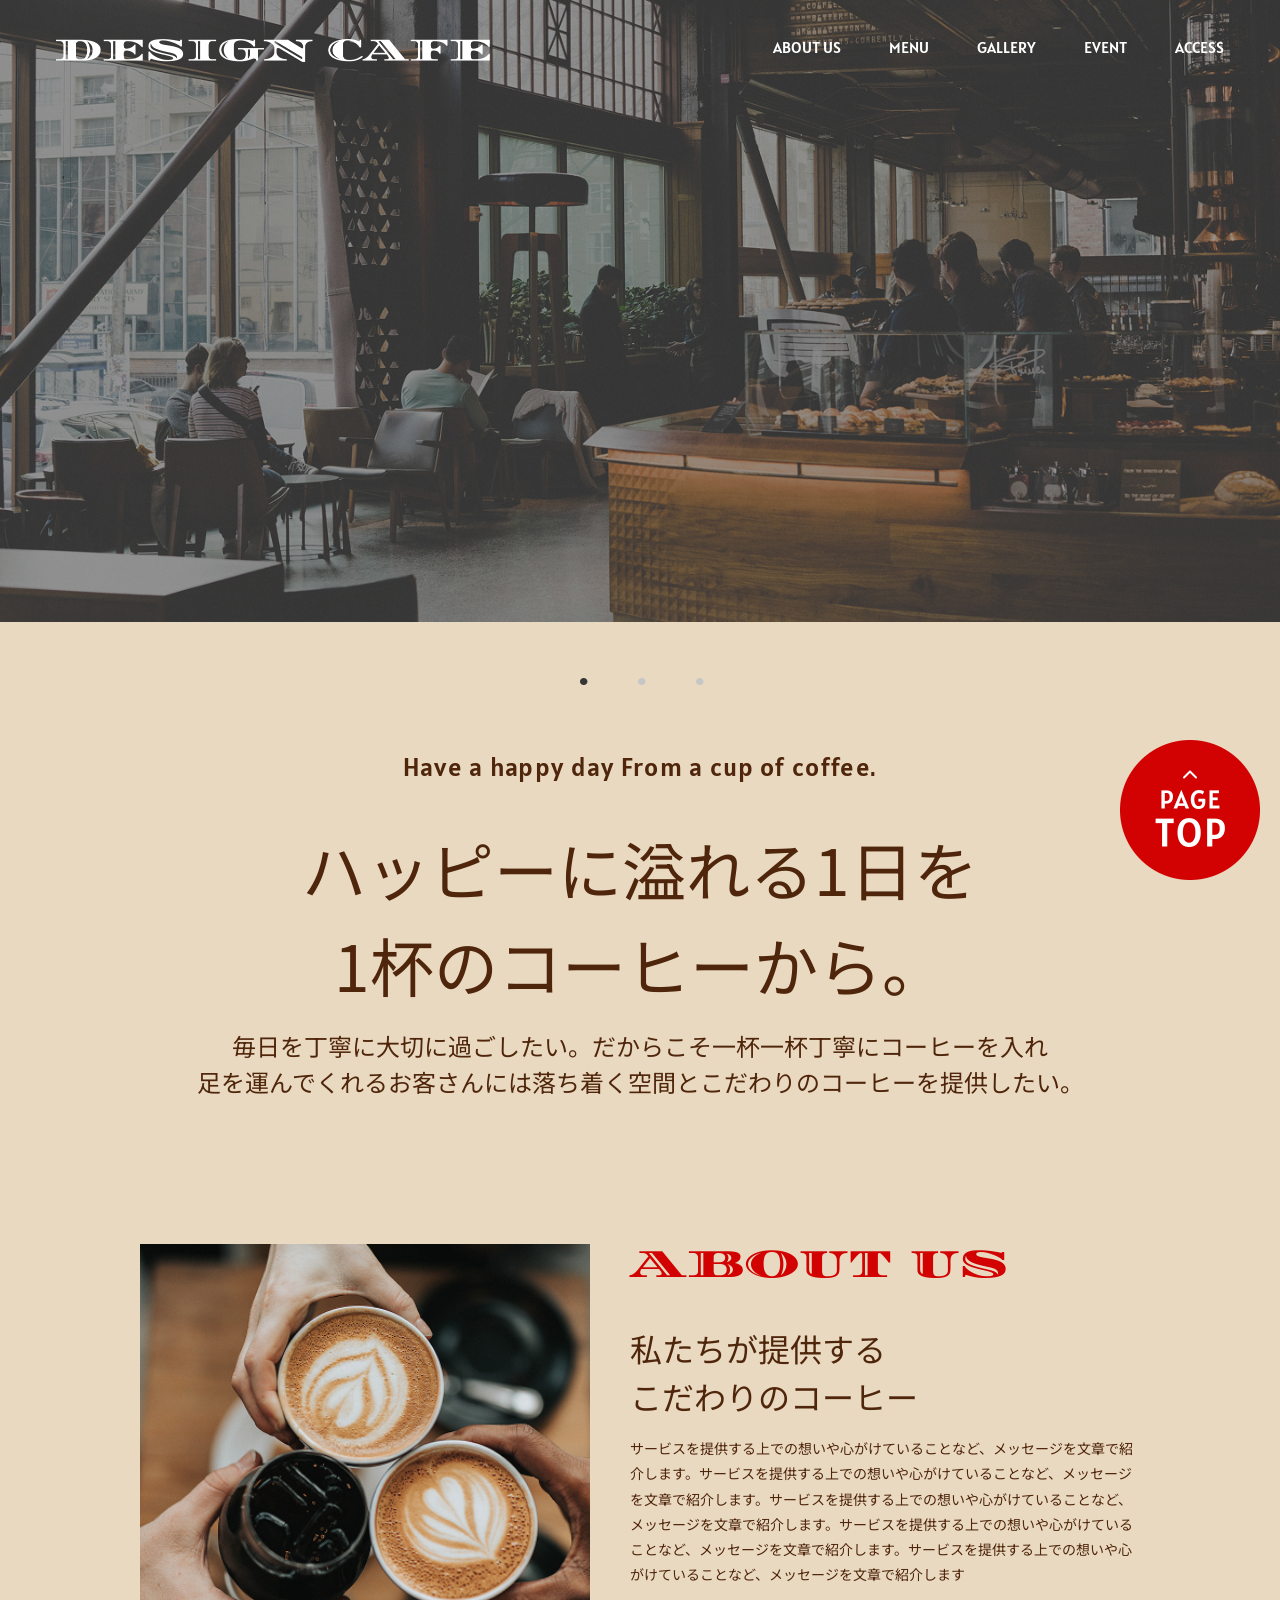
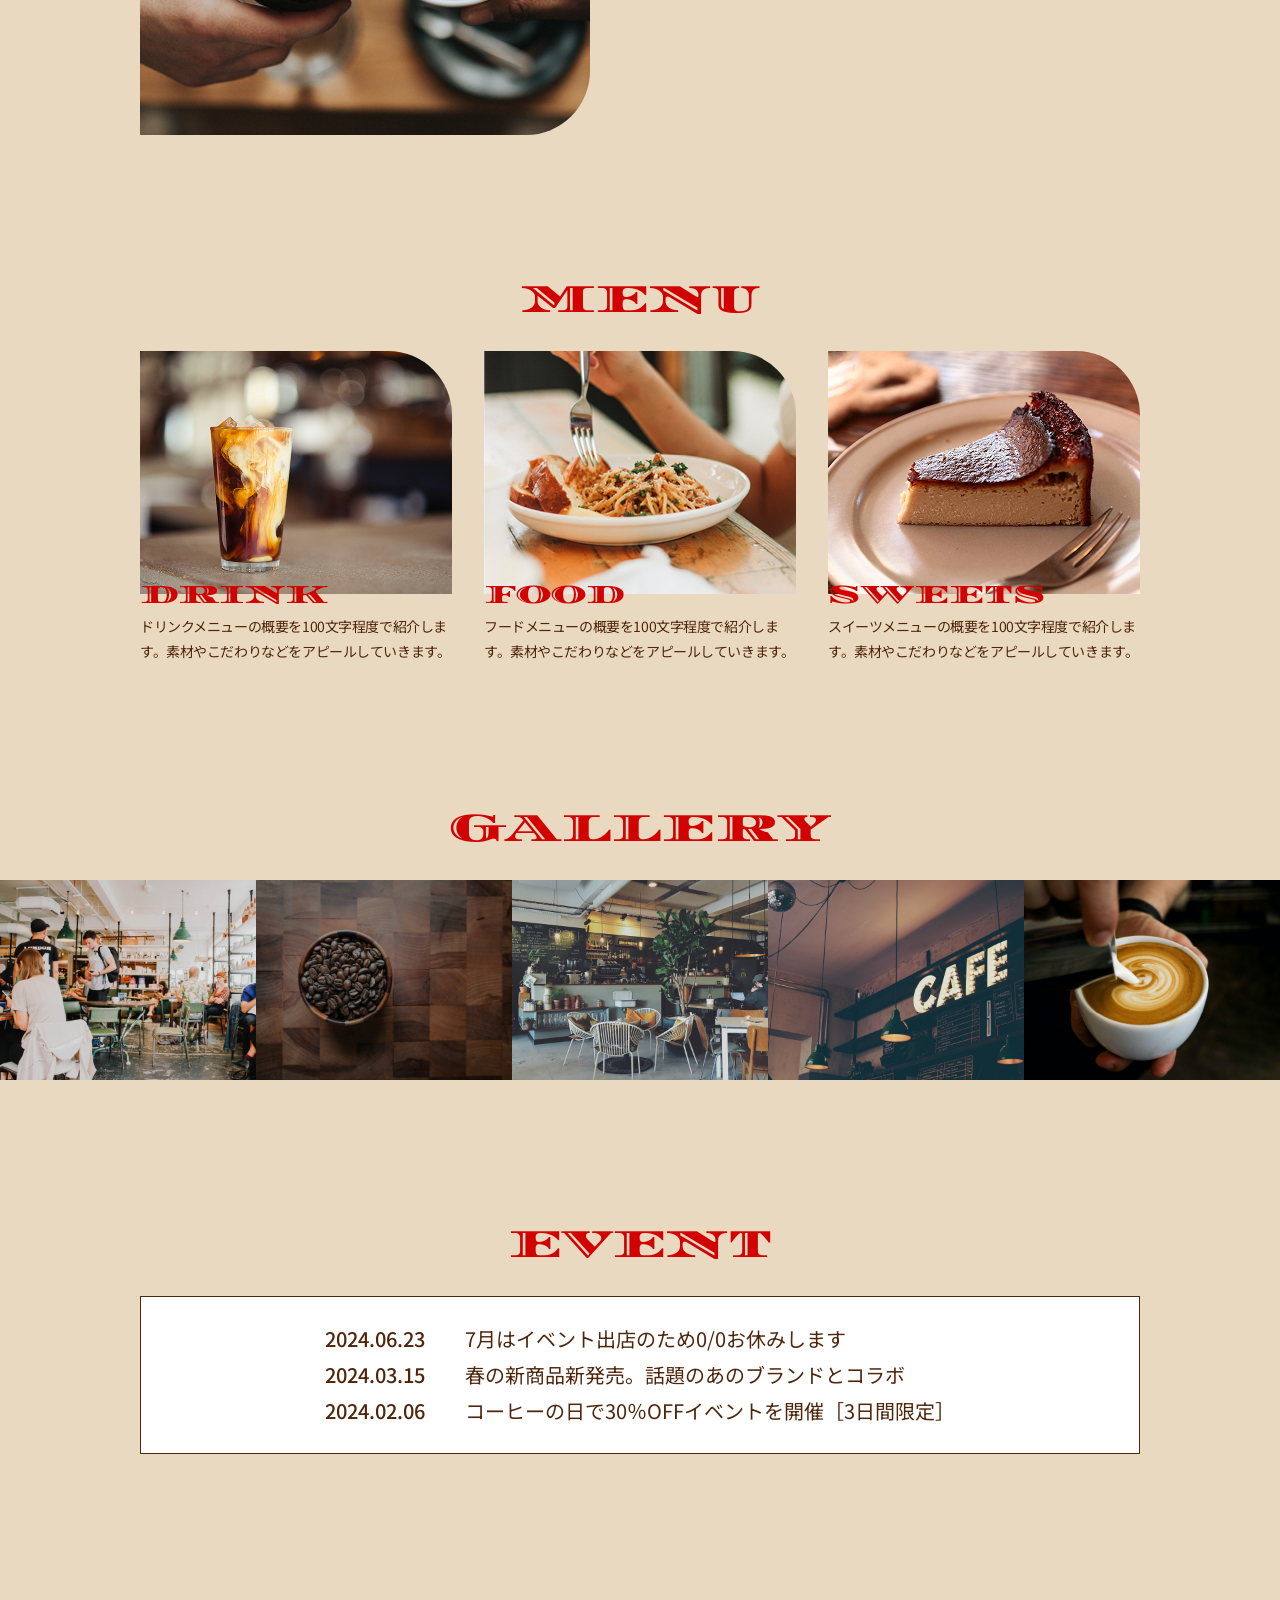
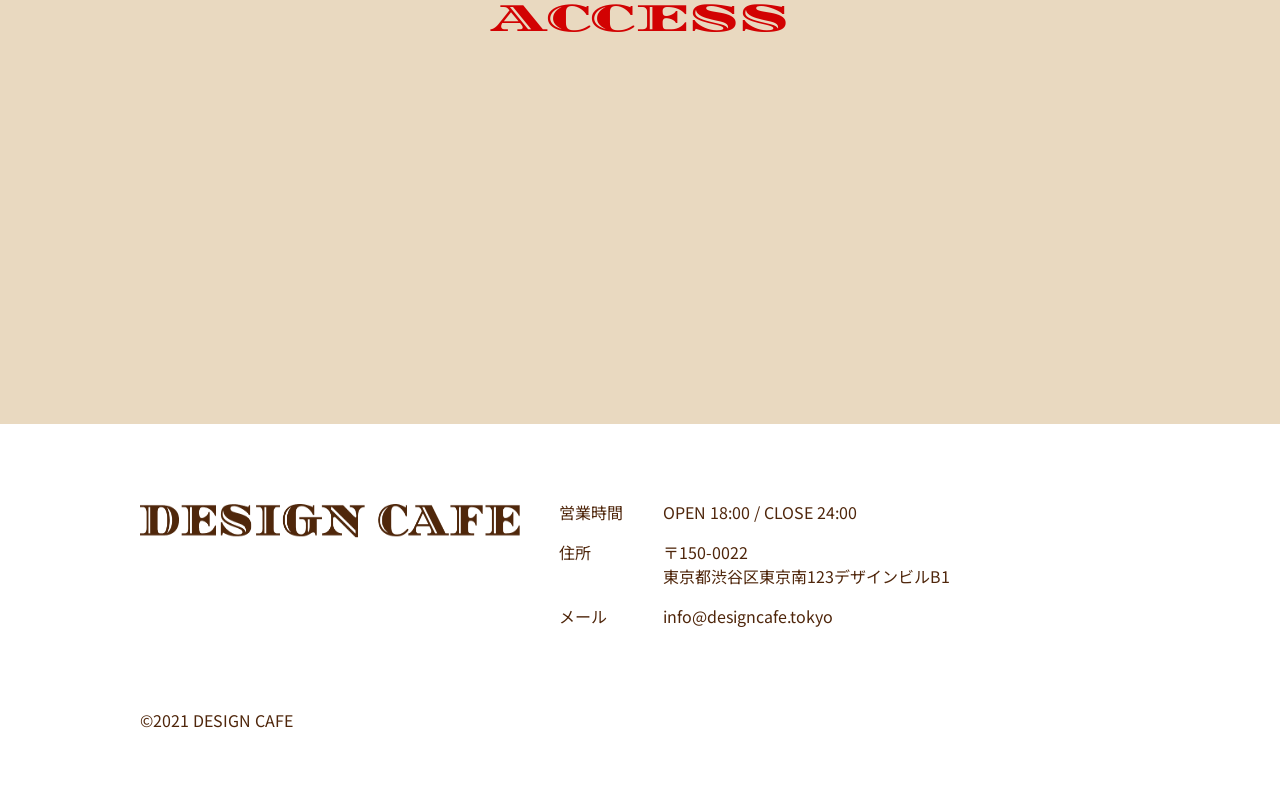
<file: index.html>
<!doctype html>
<html lang="ja">
  <head>
    <meta charset="UTF-8" />
    <meta name="viewport" content="width=device-width, initial-scale=1.0" />
    <title>デザインカフェ</title>
    <link rel="preconnect" href="https://fonts.googleapis.com" />
    <link rel="preconnect" href="https://fonts.gstatic.com" crossorigin />
    <link
      href="https://fonts.googleapis.com/css2?family=Alatsi&family=Diplomata+SC&family=Noto+Sans+JP:wght@100..900&display=swap"
      rel="stylesheet"
    />
    <link rel="stylesheet" href="./css/reset.css" />
    <link rel="stylesheet" href="./css/style.css" />
  </head>

  <body>
    <header id="header">
      <h1 class="logo">
        <a href="./index.html">
          <img
            src="./images/design_cafe_logo_header@2x.png"
            alt="デザインカフェ"
          />
        </a>
      </h1>
      <nav class="header__nav">
        <ul>
          <li><a href="#about-us">ABOUT US</a></li>
          <li><a href="#menu">MENU</a></li>
          <li><a href="#gallery">GALLERY</a></li>
          <li><a href="#event">EVENT</a></li>
          <li><a href="#access">ACCESS</a></li>
        </ul>
      </nav>
      <div class="hamburger">
        <span></span>
      </div>
        <nav class="header__nav-sp">
        <ul>
          <li><a href="#about-us">ABOUT US</a></li>
          <li><a href="#menu">MENU</a></li>
          <li><a href="#gallery">GALLERY</a></li>
          <li><a href="#event">EVENT</a></li>
          <li><a href="#access">ACCESS</a></li>
        </ul>
      </nav>
    </header>

    <main>
      <div class="main-visual">
        <picture>
          <source srcset="./images/sp_main_vs@2x-100.jpg" media="(max-width: 768px)">
          <img src="./images/pc_first-100.jpg" alt="カフェ店内の様子" />
        </picture>
      </div>

      <div class="slider">
        <div>⚫︎</div>
        <div>⚫︎</div>
        <div>⚫︎</div>
      </div>

      <section class="lead">
        <p class="tagline">Have a happy day From a cup of coffee.</p>
        <p class="headline">ハッピーに溢れる1日を<br />1杯のコーヒーから。</p>
        <p class="text">
          毎日を丁寧に大切に過ごしたい。<br class="br-sp">だからこそ一杯一杯丁寧にコーヒーを入れ<br />
          足を運んでくれるお客さんには落ち着く空間とこだわりのコーヒーを提供したい。
        </p>
      </section>

      <section id="about-us">
        <div class="section-inner">
          <div class="about-us__content">
            <img
              src="./images/about_us@2x-100.jpg"
              alt="3人がコーヒーカップをかざして乾杯している様子"
            />
            <div>
              <h2 class="about-us__h2">ABOUT US</h2>
              <p class="about-us__topic">
                私たちが提供する<br />こだわりのコーヒー
              </p>
              <p class="about-us__text">
                サービスを提供する上での想いや心がけていることなど、メッセージを文章で紹介します。サービスを提供する上での想いや心がけていることなど、メッセージを文章で紹介します。サービスを提供する上での想いや心がけていることなど、メッセージを文章で紹介します。サービスを提供する上での想いや心がけていることなど、メッセージを文章で紹介します。サービスを提供する上での想いや心がけていることなど、メッセージを文章で紹介します
              </p>
            </div>
          </div>
        </div>
      </section>

      <section id="menu">
        <div class="section-inner">
          <h2>MENU</h2>
          <ul class="menu-list">
            <li class="menu-item">
              <img
                src="./images/pc_menu_drink-100.jpg"
                alt="アイスコーヒーにミルクを注いだグラス"
              />
              <h3>DRINK</h3>
              <p>
                ドリンクメニューの概要を100文字程度で紹介します。素材やこだわりなどをアピールしていきます。
              </p>
            </li>
            <li class="menu-item">
              <img
                src="./images/pc_menu_food-100.jpg"
                alt="パスタをフォークで食べている様子"
              />
              <h3>FOOD</h3>
              <p>
                フードメニューの概要を100文字程度で紹介します。素材やこだわりなどをアピールしていきます。
              </p>
            </li>
            <li class="menu-item">
              <img
                src="./images/pc_menu_sweets-100.jpg"
                alt="アイスコーヒーにミルクを注いだグラス"
              />
              <h3>SWEETS</h3>
              <p>
                スイーツメニューの概要を100文字程度で紹介します。素材やこだわりなどをアピールしていきます。
              </p>
            </li>
          </ul>
        </div>
      </section>

      <section id="gallery">
        <h2>GALLERY</h2>
        <div class="gallery__content">
          <img
            src="./images/pc_gallary_01-100.jpg"
            alt="にぎわうカフェの店内"
          />
          <img
            src="./images/pc_gallary_02-100.jpg"
            alt="木製ボウルに入ったコーヒー豆"
          />
          <img
            src="./images/pc_gallary_03-100.jpg"
            alt="観葉植物が置かれたおしゃれなカフェの店内"
          />
          <img
            src="./images/pc_gallary_04-100.jpg"
            alt="電球で装飾された「CAFE」のネオンサイン"
          />
          <img
            src="./images/pc_gallary_05-100.jpg"
            alt="バリスタがラテアートを描いている様子"
          />
        </div>
      </section>

      <section id="event">
        <div class="section-inner">
          <h2>EVENT</h2>
          <ul class="event__list">
            <li class="event__item">
                <time>2024.06.23</time>
                <p>7月はイベント出店のため0/0お休みします</p>
            </li>
            <li class="event__item">
                <time>2024.03.15</time>
                <p>春の新商品新発売。話題のあのブランドとコラボ</p>
            </li>
            <li class="event__item">
                <time>2024.02.06</time>
                <p>コーヒーの日で30％OFFイベントを開催［3日間限定］</p>
            </li>
          </ul>
      </section>

      <section id="access" class="access">
          <h2>ACCESS</h2>
          <iframe
            src="https://www.google.com/maps/embed?pb=!1m18!1m12!1m3!1d3241.7626380134175!2d139.69847947627093!3d35.65821928123686!2m3!1f0!2f0!3f0!3m2!1i1024!2i768!4f13.1!3m3!1m2!1s0x60188b563b00109f%3A0x337328def1e2ab26!2z5riL6LC36aeF!5e0!3m2!1sja!2sjp!4v1777802134806!5m2!1sja!2sjp"
            width="600"
            height="450"
            style="border: 0"
            allowfullscreen=""
            loading="lazy"
            referrerpolicy="no-referrer-when-downgrade"
          ></iframe>
      </section>
    </main>

    <footer>
    <div class="footer-inner">
      <div class="contact__content">
        <img src="./images/design_cafe_logo_footer@2x.png" alt="デザインカフェ" />
        <div>
          <dl>
            <dt>営業時間</dt>
            <dd>OPEN 18:00 / CLOSE 24:00</dd>
          </dl>
          <dl>
            <dt>住所</dt>
            <dd>〒150-0022<br>東京都渋谷区東京南123デザインビルB1</dd>
          </dl>
          <dl>
            <dt>メール</dt>
            <dd>info@designcafe.tokyo</dd>
          </dl>
        </div>
      </div>
      <p class="copy">©2021 DESIGN CAFE</p>
    </div>
    <a href="#header"><img class="top-btn" src="./images/to_top@2x.png" alt="トップへ戻る" /></a>
    </footer>

    <script src="https://ajax.googleapis.com/ajax/libs/jquery/3.7.1/jquery.min.js"></script>
    <script>
      $(function(){
        $(".hamburger").click(function(){
        $(".hamburger").toggleClass("open");
        $(".header__nav-sp").fadeToggle();
        });
      });
    </script>
  </body>

</html>
</file>
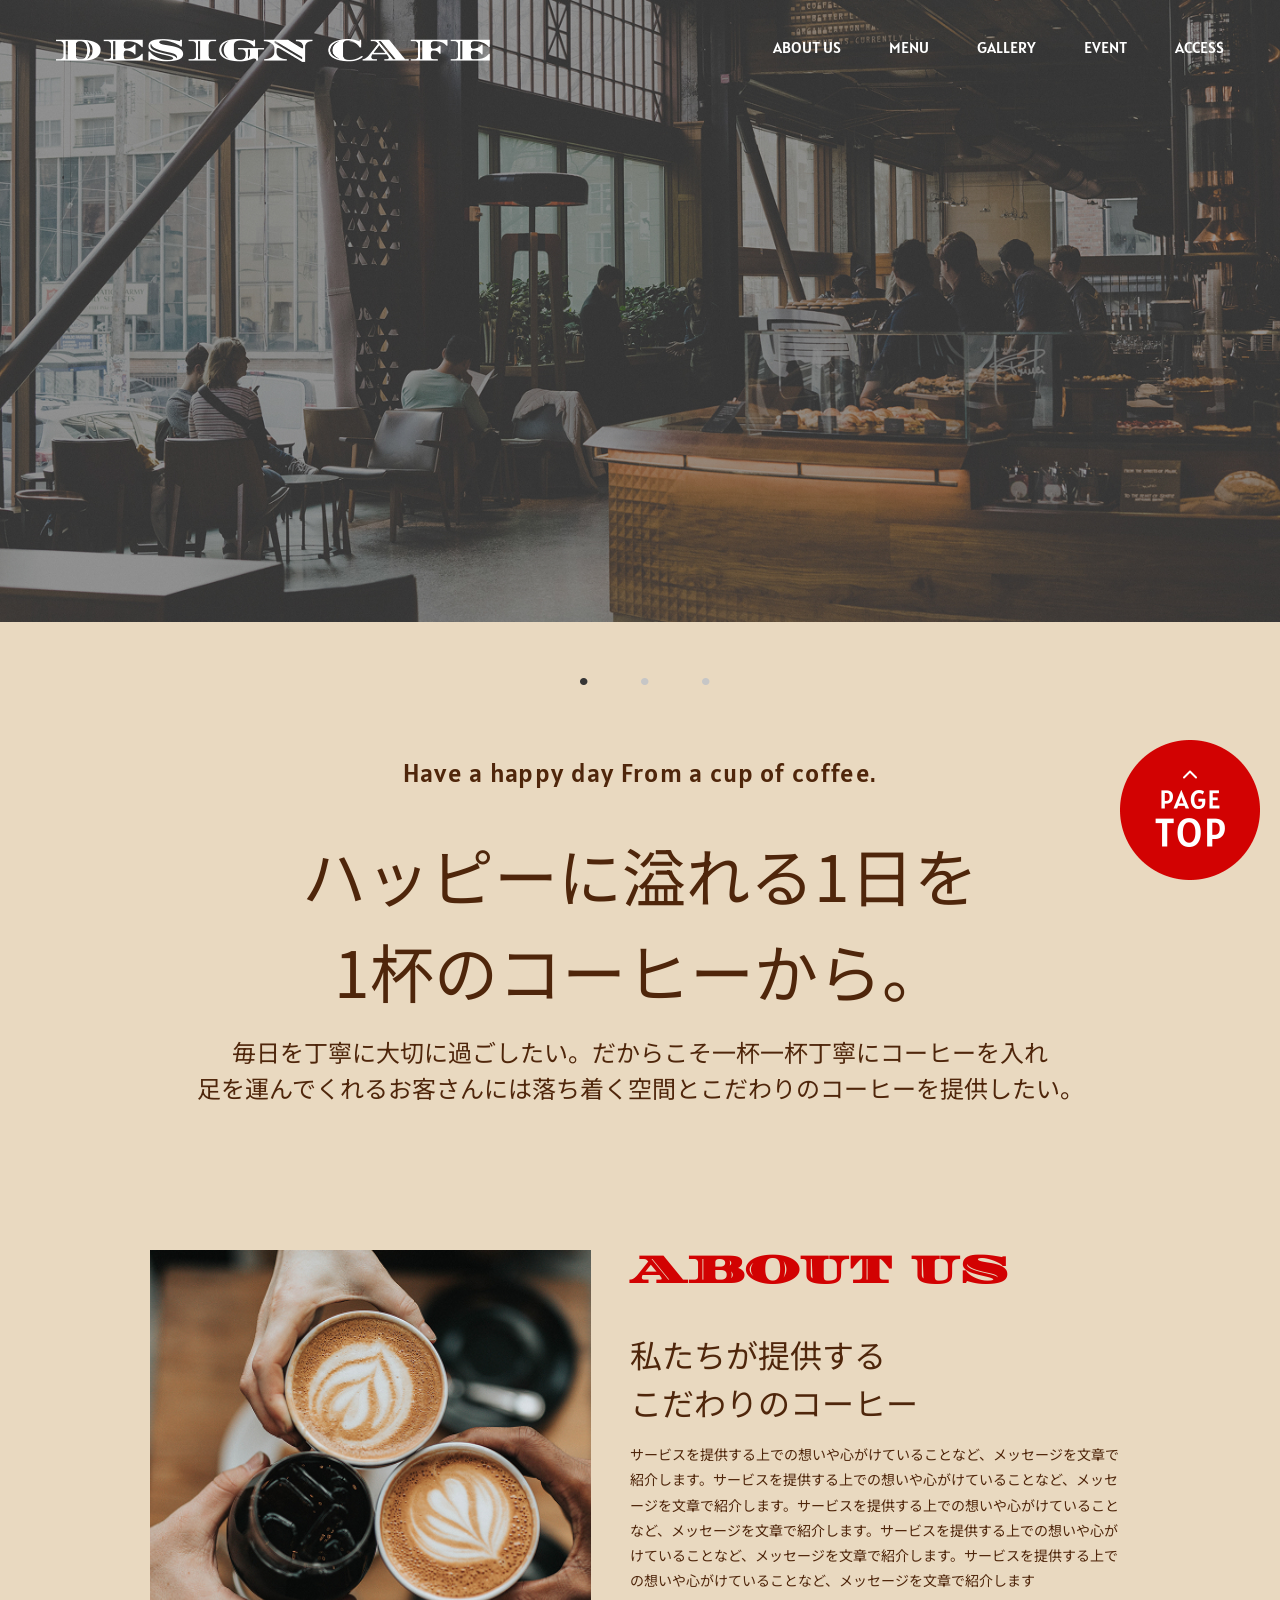
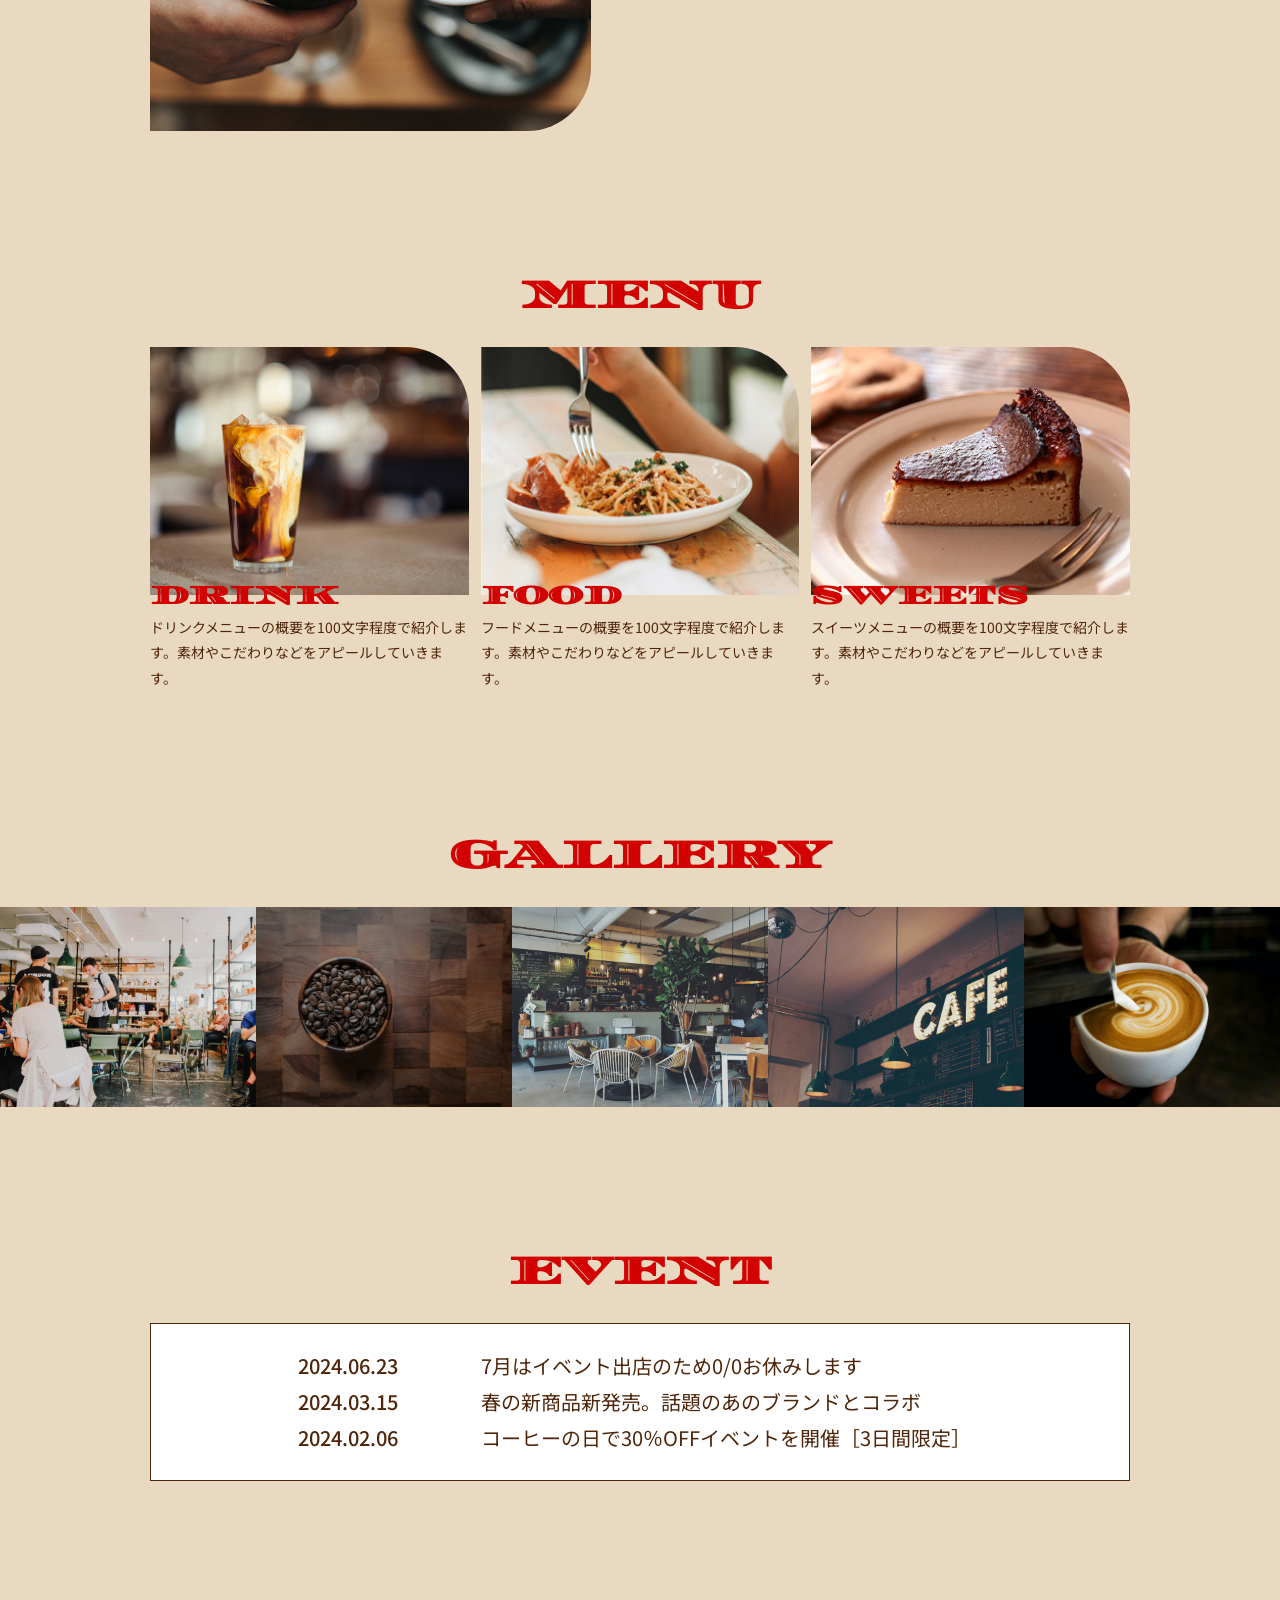
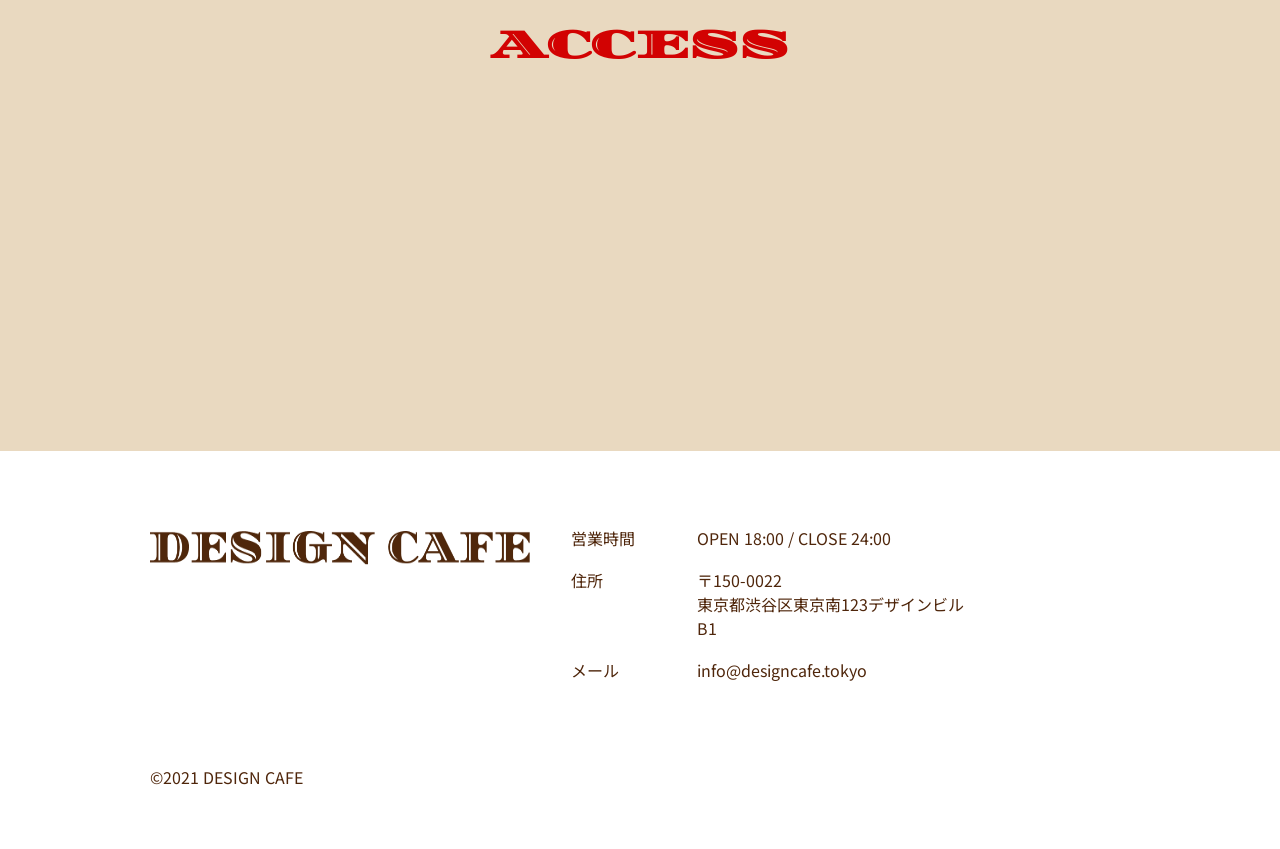
<file: 20260504/index.html>
<!doctype html>
<html lang="ja">
  <head>
    <meta charset="UTF-8" />
    <meta name="viewport" content="width=device-width, initial-scale=1.0" />
    <title>デザインカフェ</title>
    <link rel="preconnect" href="https://fonts.googleapis.com" />
    <link rel="preconnect" href="https://fonts.gstatic.com" crossorigin />
    <link
      href="https://fonts.googleapis.com/css2?family=Alatsi&family=Diplomata+SC&family=Noto+Sans+JP:wght@100..900&display=swap"
      rel="stylesheet"
    />
    <link rel="stylesheet" href="./css/reset.css" />
    <link rel="stylesheet" href="./css/style.css" />
  </head>

  <body>
    <header id="header">
      <h1 class="logo">
        <a href="./index.html">
          <img
            src="./images/design_cafe_logo_header@2x.png"
            alt="デザインカフェ"
          />
        </a>
      </h1>
      <nav class="header__nav">
        <ul>
          <li><a href="#about-us">ABOUT US</a></li>
          <li><a href="#menu">MENU</a></li>
          <li><a href="#gallery">GALLERY</a></li>
          <li><a href="#event">EVENT</a></li>
          <li><a href="#access">ACCESS</a></li>
        </ul>
      </nav>
    </header>

    <main>
      <div class="main-visual">
        <img src="./images/pc_first-100.jpg" alt="カフェ店内の様子" />
      </div>

      <div class="slider">
        <div>⚫︎</div>
        <div>⚫︎</div>
        <div>⚫︎</div>
      </div>

      <section class="lead">
        <p class="tagline">Have a happy day From a cup of coffee.</p>
        <p class="headline">ハッピーに溢れる1日を<br />1杯のコーヒーから。</p>
        <p class="text">
          毎日を丁寧に大切に過ごしたい。だからこそ一杯一杯丁寧にコーヒーを入れ<br />
          足を運んでくれるお客さんには落ち着く空間とこだわりのコーヒーを提供したい。
        </p>
      </section>

      <section id="about-us">
        <div class="section-innr">
          <div class="content">
            <img
              class="about-us"
              src="./images/about_us@2x-100.jpg"
              alt="3人がコーヒーカップをかざして乾杯している様子"
            />
            <div>
              <h2 class="about-us__h2">ABOUT US</h2>
              <p class="about-us__topic">
                私たちが提供する<br />こだわりのコーヒー
              </p>
              <p class="about-us__text">
                サービスを提供する上での想いや心がけていることなど、メッセージを文章で紹介します。サービスを提供する上での想いや心がけていることなど、メッセージを文章で紹介します。サービスを提供する上での想いや心がけていることなど、メッセージを文章で紹介します。サービスを提供する上での想いや心がけていることなど、メッセージを文章で紹介します。サービスを提供する上での想いや心がけていることなど、メッセージを文章で紹介します
              </p>
            </div>
          </div>
        </div>
      </section>

      <section id="menu">
        <div class="section-innr">
          <h2>MENU</h2>
          <ul class="menu-list">
            <li class="menu-item">
              <img
                src="./images/pc_menu_drink-100.jpg"
                alt="アイスコーヒーにミルクを注いだグラス"
              />
              <h3>DRINK</h3>
              <p class="">
                ドリンクメニューの概要を100文字程度で紹介します。素材やこだわりなどをアピールしていきます。
              </p>
            </li>
            <li class="menu-item">
              <img
                src="./images/pc_menu_food-100.jpg"
                alt="パスタをフォークで食べている様子"
              />
              <h3>FOOD</h3>
              <p>
                フードメニューの概要を100文字程度で紹介します。素材やこだわりなどをアピールしていきます。
              </p>
            </li>
            <li class="menu-item">
              <img
                src="./images/pc_menu_sweets-100.jpg"
                alt="アイスコーヒーにミルクを注いだグラス"
              />
              <h3>SWEETS</h3>
              <p>
                スイーツメニューの概要を100文字程度で紹介します。素材やこだわりなどをアピールしていきます。
              </p>
            </li>
          </ul>
        </div>
      </section>

      <section id="gallery">
        <h2>GALLERY</h2>
        <div class="gallery__content">
          <img
            src="./images/pc_gallary_01-100.jpg"
            alt="にぎわうカフェの店内"
          />
          <img
            src="./images/pc_gallary_02-100.jpg"
            alt="木製ボウルに入ったコーヒー豆"
          />
          <img
            src="./images/pc_gallary_03-100.jpg"
            alt="観葉植物が置かれたおしゃれなカフェの店内"
          />
          <img
            src="./images/pc_gallary_04-100.jpg"
            alt="電球で装飾された「CAFE」のネオンサイン"
          />
          <img
            src="./images/pc_gallary_05-100.jpg"
            alt="バリスタがラテアートを描いている様子"
          />
        </div>
      </section>

      <section id="event">
        <div class="section-innr">
          <h2>EVENT</h2>
          <div class="event__content">
            <dl class="event__item">
                <dt>2024.06.23</dt>
                <dd>7月はイベント出店のため0/0お休みします</dd>
            </dl>
            <dl class="event__item">
                <dt>2024.03.15</dt>
                <dd>春の新商品新発売。話題のあのブランドとコラボ</dd>
            </dl>
            <dl class="event__item">
                <dt>2024.02.06</dt>
                <dd>コーヒーの日で30％OFFイベントを開催［3日間限定］</dd>
            </dl>
          </div>
      </section>

      <section id="access" class="access">
          <h2>ACCESS</h2>
          <iframe
            src="https://www.google.com/maps/embed?pb=!1m18!1m12!1m3!1d3241.7626380134175!2d139.69847947627093!3d35.65821928123686!2m3!1f0!2f0!3f0!3m2!1i1024!2i768!4f13.1!3m3!1m2!1s0x60188b563b00109f%3A0x337328def1e2ab26!2z5riL6LC36aeF!5e0!3m2!1sja!2sjp!4v1777802134806!5m2!1sja!2sjp"
            width="600"
            height="450"
            style="border: 0"
            allowfullscreen=""
            loading="lazy"
            referrerpolicy="no-referrer-when-downgrade"
          ></iframe>
      </section>
    </main>

    <footer>
    <div class="footer-innr">
      <div class="contact__content">
        <img src="./images/design_cafe_logo_footer@2x.png" alt="デザインカフェ" />
        <table class="contact__table">
          <tbody>
            <tr class="contact__item">
              <th>営業時間</th>
              <td>OPEN 18:00 / CLOSE 24:00</td>
            </tr>
            <tr class="contact__item">
              <th>住所</th>
              <td>〒150-0022<br>東京都渋谷区東京南123デザインビルB1</td>
            </tr>
            <tr class="contact__item">
              <th>メール</th>
              <td>info@designcafe.tokyo</td>
            </tr>
          </tbody>
        </table>
      </div>
      <p class="copy">©2021 DESIGN CAFE</p>
      <img class="top-btn" src="./images/to_top@2x.png" alt="トップへ戻る" />
    </div>
    </footer>
  </body>

</html>
</file>
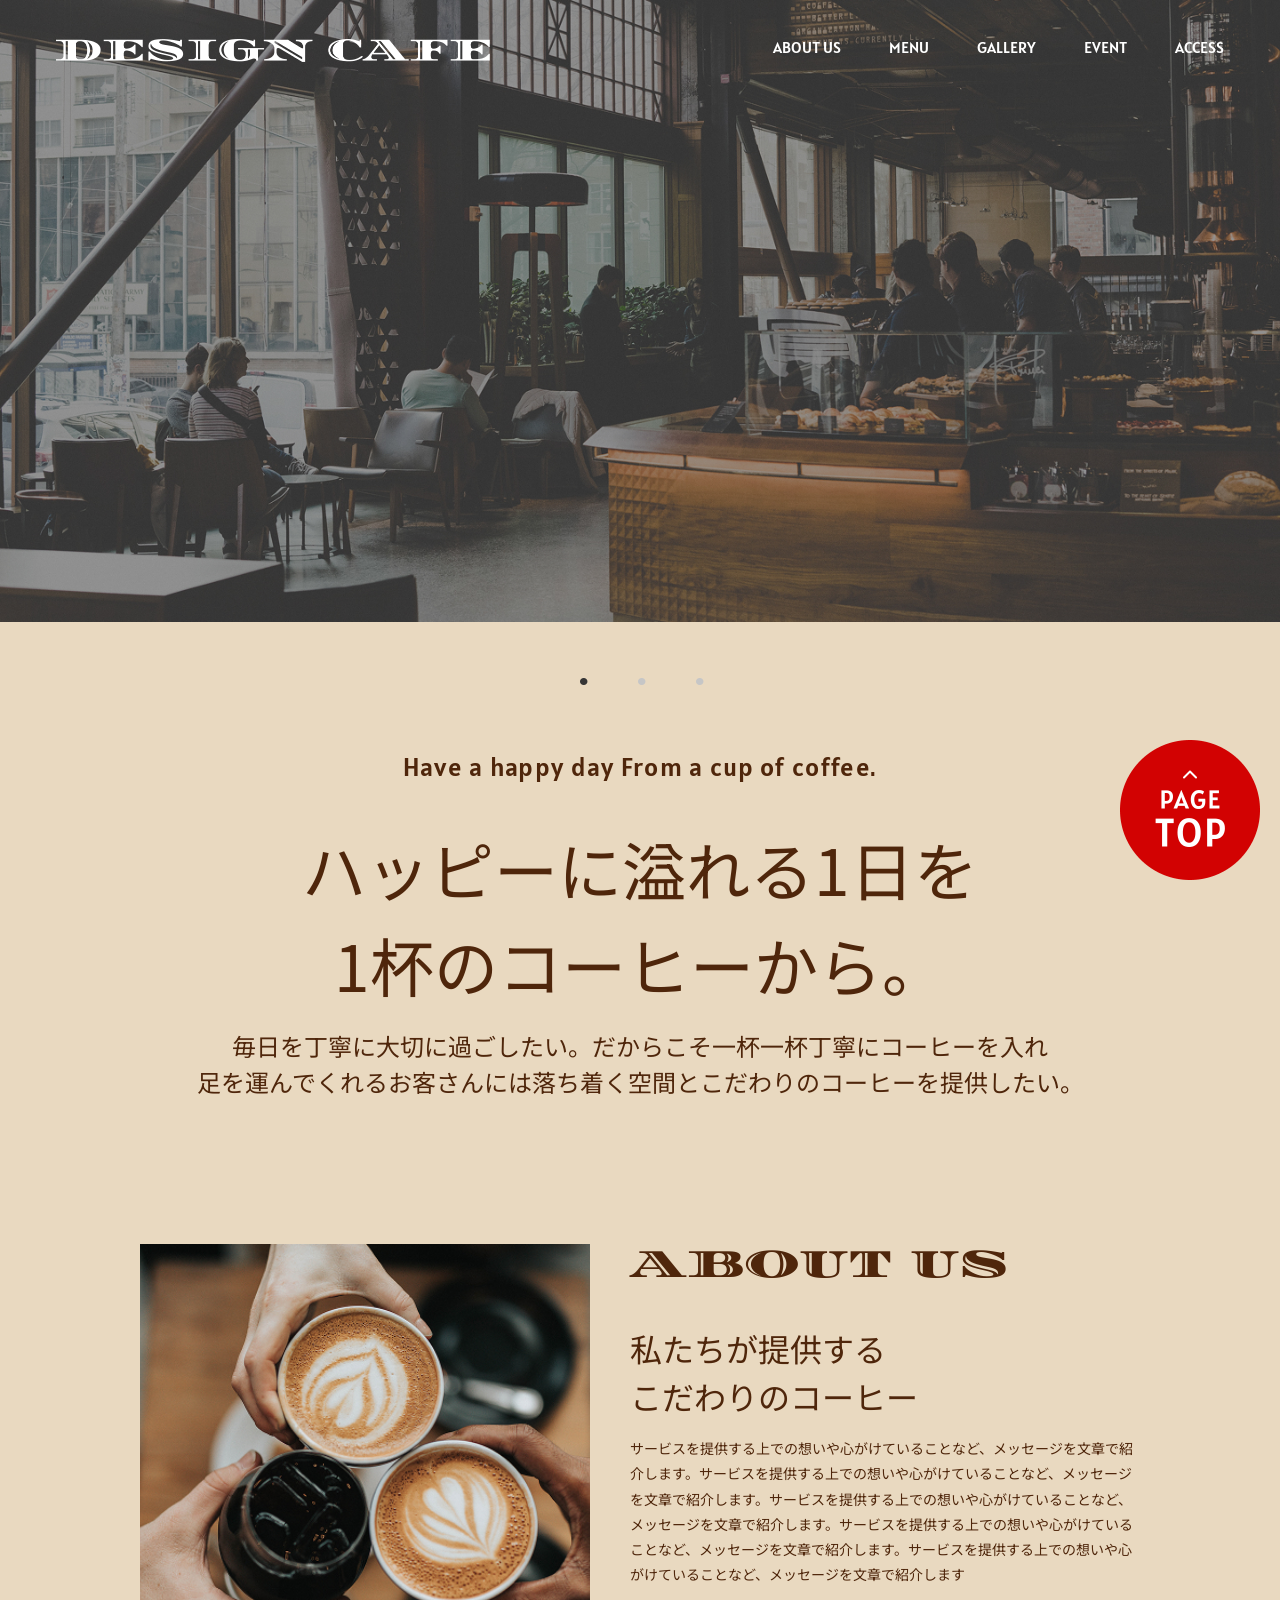
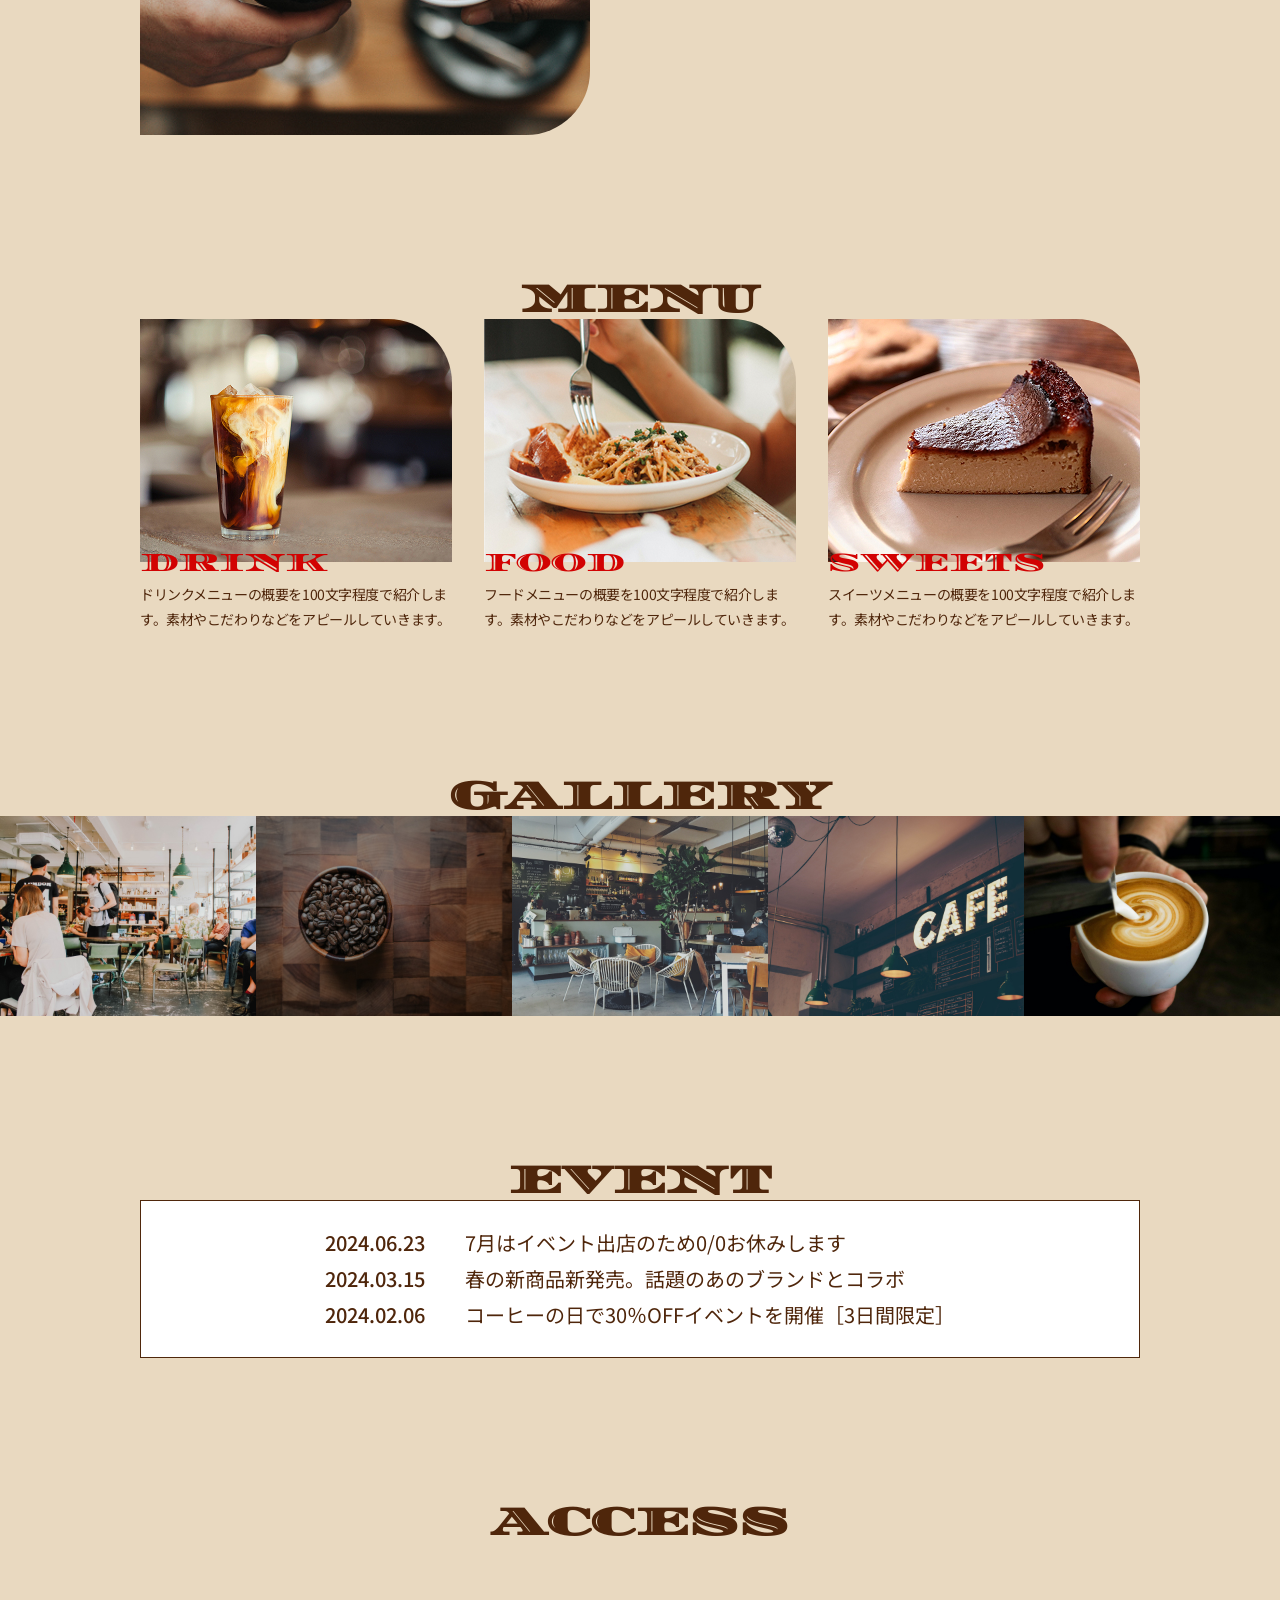
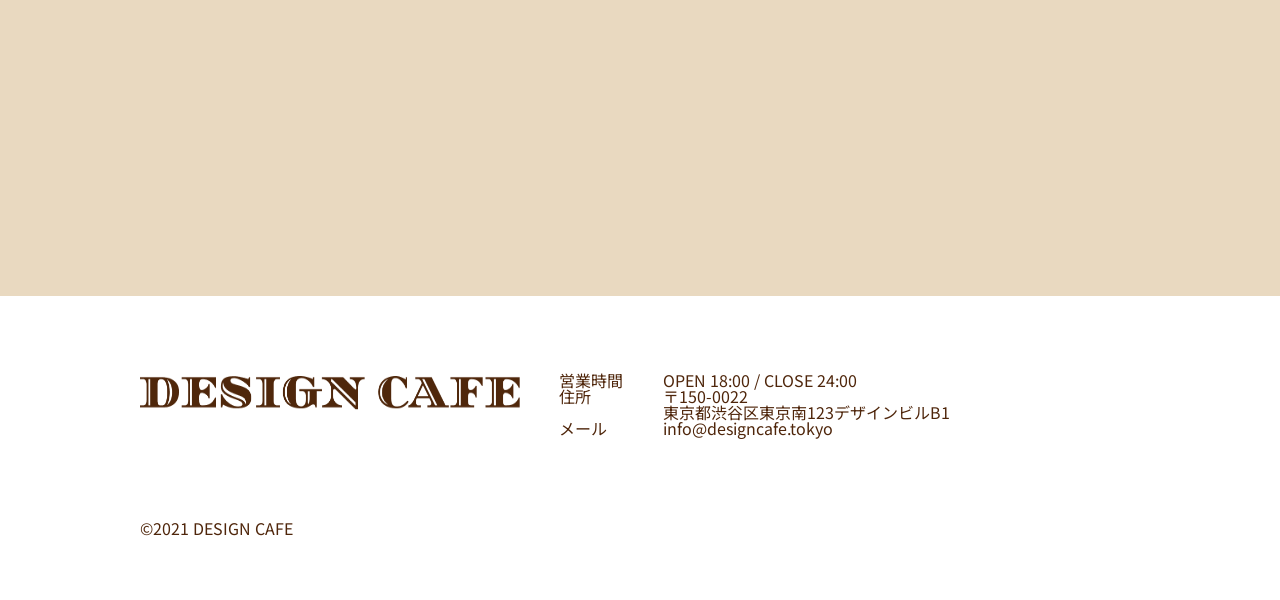
<file: 20260507/index.html>
<!doctype html>
<html lang="ja">
  <head>
    <meta charset="UTF-8" />
    <meta name="viewport" content="width=device-width, initial-scale=1.0" />
    <title>デザインカフェ</title>
    <link rel="preconnect" href="https://fonts.googleapis.com" />
    <link rel="preconnect" href="https://fonts.gstatic.com" crossorigin />
    <link
      href="https://fonts.googleapis.com/css2?family=Alatsi&family=Diplomata+SC&family=Noto+Sans+JP:wght@100..900&display=swap"
      rel="stylesheet"
    />
    <link rel="stylesheet" href="./css/reset.css" />
    <link rel="stylesheet" href="./css/style.css" />
  </head>

  <body>
    <header id="header">
      <h1 class="logo">
        <a href="./index.html">
          <img
            src="./images/design_cafe_logo_header@2x.png"
            alt="デザインカフェ"
          />
        </a>
      </h1>
      <nav class="header__nav">
        <ul>
          <li><a href="#about-us">ABOUT US</a></li>
          <li><a href="#menu">MENU</a></li>
          <li><a href="#gallery">GALLERY</a></li>
          <li><a href="#event">EVENT</a></li>
          <li><a href="#access">ACCESS</a></li>
        </ul>
      </nav>
    </header>

    <main>
      <div class="main-visual">
        <img src="./images/pc_first-100.jpg" alt="カフェ店内の様子" />
      </div>

      <div class="slider">
        <div>⚫︎</div>
        <div>⚫︎</div>
        <div>⚫︎</div>
      </div>

      <section class="lead">
        <p class="tagline">Have a happy day From a cup of coffee.</p>
        <p class="headline">ハッピーに溢れる1日を<br />1杯のコーヒーから。</p>
        <p class="text">
          毎日を丁寧に大切に過ごしたい。だからこそ一杯一杯丁寧にコーヒーを入れ<br />
          足を運んでくれるお客さんには落ち着く空間とこだわりのコーヒーを提供したい。
        </p>
      </section>

      <section id="about-us">
        <div class="section-inner">
          <div class="about-us__content">
            <img
              src="./images/about_us@2x-100.jpg"
              alt="3人がコーヒーカップをかざして乾杯している様子"
            />
            <div>
              <h2 class="about-us__h2">ABOUT US</h2>
              <p class="about-us__topic">
                私たちが提供する<br />こだわりのコーヒー
              </p>
              <p class="about-us__text">
                サービスを提供する上での想いや心がけていることなど、メッセージを文章で紹介します。サービスを提供する上での想いや心がけていることなど、メッセージを文章で紹介します。サービスを提供する上での想いや心がけていることなど、メッセージを文章で紹介します。サービスを提供する上での想いや心がけていることなど、メッセージを文章で紹介します。サービスを提供する上での想いや心がけていることなど、メッセージを文章で紹介します
              </p>
            </div>
          </div>
        </div>
      </section>

      <section id="menu">
        <div class="section-inner">
          <h2>MENU</h2>
          <ul class="menu-list">
            <li class="menu-item">
              <img
                src="./images/pc_menu_drink-100.jpg"
                alt="アイスコーヒーにミルクを注いだグラス"
              />
              <h3>DRINK</h3>
              <p>
                ドリンクメニューの概要を100文字程度で紹介します。素材やこだわりなどをアピールしていきます。
              </p>
            </li>
            <li class="menu-item">
              <img
                src="./images/pc_menu_food-100.jpg"
                alt="パスタをフォークで食べている様子"
              />
              <h3>FOOD</h3>
              <p>
                フードメニューの概要を100文字程度で紹介します。素材やこだわりなどをアピールしていきます。
              </p>
            </li>
            <li class="menu-item">
              <img
                src="./images/pc_menu_sweets-100.jpg"
                alt="アイスコーヒーにミルクを注いだグラス"
              />
              <h3>SWEETS</h3>
              <p>
                スイーツメニューの概要を100文字程度で紹介します。素材やこだわりなどをアピールしていきます。
              </p>
            </li>
          </ul>
        </div>
      </section>

      <section id="gallery">
        <h2>GALLERY</h2>
        <div class="gallery__content">
          <img
            src="./images/pc_gallary_01-100.jpg"
            alt="にぎわうカフェの店内"
          />
          <img
            src="./images/pc_gallary_02-100.jpg"
            alt="木製ボウルに入ったコーヒー豆"
          />
          <img
            src="./images/pc_gallary_03-100.jpg"
            alt="観葉植物が置かれたおしゃれなカフェの店内"
          />
          <img
            src="./images/pc_gallary_04-100.jpg"
            alt="電球で装飾された「CAFE」のネオンサイン"
          />
          <img
            src="./images/pc_gallary_05-100.jpg"
            alt="バリスタがラテアートを描いている様子"
          />
        </div>
      </section>

      <section id="event">
        <div class="section-inner">
          <h2>EVENT</h2>
          <ul class="event__list">
            <li class="event__item">
                <time>2024.06.23</time>
                <p>7月はイベント出店のため0/0お休みします</p>
            </li>
            <li class="event__item">
                <time>2024.03.15</time>
                <p>春の新商品新発売。話題のあのブランドとコラボ</p>
            </li>
            <li class="event__item">
                <time>2024.02.06</time>
                <p>コーヒーの日で30％OFFイベントを開催［3日間限定］</p>
            </li>
          </ul>
      </section>

      <section id="access" class="access">
          <h2>ACCESS</h2>
          <iframe
            src="https://www.google.com/maps/embed?pb=!1m18!1m12!1m3!1d3241.7626380134175!2d139.69847947627093!3d35.65821928123686!2m3!1f0!2f0!3f0!3m2!1i1024!2i768!4f13.1!3m3!1m2!1s0x60188b563b00109f%3A0x337328def1e2ab26!2z5riL6LC36aeF!5e0!3m2!1sja!2sjp!4v1777802134806!5m2!1sja!2sjp"
            width="600"
            height="450"
            style="border: 0"
            allowfullscreen=""
            loading="lazy"
            referrerpolicy="no-referrer-when-downgrade"
          ></iframe>
      </section>
    </main>

    <footer>
    <div class="footer-inner">
      <div class="contact__content">
        <img src="./images/design_cafe_logo_footer@2x.png" alt="デザインカフェ" />
        <div>
          <dl>
            <dt>営業時間</dt>
            <dd>OPEN 18:00 / CLOSE 24:00</dd>
          </dl>
          <dl>
            <dt>住所</dt>
            <dd>〒150-0022<br>東京都渋谷区東京南123デザインビルB1</dd>
          </dl>
          <dl>
            <dt>メール</dt>
            <dd>info@designcafe.tokyo</dd>
          </dl>
        </div>
      </div>
      <p class="copy">©2021 DESIGN CAFE</p>
    </div>
    <a href="#header"><img class="top-btn" src="./images/to_top@2x.png" alt="トップへ戻る" /></a>
    </footer>
  </body>

</html>
</file>
<file: css/style.css>
@charset "uft-8";

html {
  scroll-behavior: smooth;
}

body {
  color: #4f270b;
  font-family: "Noto Sans JP", sans-serif;
  background-color: #e9d9c0;
}

section:not(.access) {
  margin: 0 auto 144px;
}

.section-inner {
  max-width: 1020px;
  margin: 0 auto;
  padding: 0 10px;
}

h2 {
  color: #d20202;
  font-family: "Diplomata SC", serif;
  font-size: 40px;
  text-align: center;
  margin-bottom: 32px;
  font-weight: normal;
}

/* ここまで共通 */

#header {
  display: flex;
  justify-content: space-between;
  align-items: center;
  padding-top: 30px;
  padding-left: 4.4%;
  padding-right: 4.4%;
  position: absolute;
  width: 100%;
  top: 0;
  left: 0;
}

.header__nav ul {
  display: flex;
  gap: 48px;
}

.header__nav ul a {
  color: #ffffff;
  font-family: "Alatsi", sans-serif;
}

.logo {
  width: 434px;
}

/* ここまでheader */

.slider {
  max-width: 126px;
  display: flex;
  gap: 48px;
  margin: 50px auto 72px;
}

.slider div {
  display: block;
  color: #c6c6c6;
  width: 10px;
  height: 10px;
}

.slider div:first-child {
  color: #363636;
}

/* ここまでslider */

.lead {
  padding: 0 10px;
}

.tagline {
  font-family: "Alatsi", sans-serif;
  font-size: 26px;
  text-align: center;
  margin: 0 auto 40px;
  letter-spacing: 0.05em;
}

.headline {
  font-size: 64px;
  text-align: center;
  margin-bottom: 16px;
  line-height: 1.5;
}

.text {
  font-size: 24px;
  text-align: center;
  line-height: 1.5;
}

/* ここまでlead */

.about-us__content {
  display: flex;
  gap: 40px;
}

.about-us__content img {
  width: 45%;
  height: auto;
  aspect-ratio: 1 / 1.09;
  object-fit: cover;
  border-radius: 0 0 64px 0;
}

.about-us__h2 {
  text-align: left;
  margin-bottom: 40px;
  font-weight: normal;
}

.about-us__topic {
  font-size: 32px;
  line-height: 1.5;
  margin-bottom: 16px;
}

.about-us__text {
  font-size: 14px;
  line-height: 1.8;
}

.br-sp {
  display: none;
}

/* ここまでabout-us */

.menu-list {
  display: flex;
  justify-content: space-between;
  gap: 3.2%;
}

.menu-item {
  width: 33%;
  height: auto;
}

.menu-item img {
  border-radius: 0 64px 0 0;
}

.menu-list h3 {
  color: #d20202;
  font-family: "Diplomata SC", serif;
  font-size: 26px;
  margin-top: -12px;
  margin-bottom: 6px;
  font-weight: normal;
}

.menu-list p {
  font-size: 14px;
  line-height: 1.8;
  letter-spacing: -0.03em;
}

/* ここまでmenu */

.gallery__content {
  display: flex;
}

.gallery__content img {
  width: 20%;
}

/* ここまでgallery */

.event__list {
  background-color: #fff;
  border: solid 1px #4f270b;
  padding: 32px 0;
  margin: 0 auto;
}

.event__item {
  display: flex;
  gap: 40px;
  max-width: 630px;
  margin: 0 auto 16px;
}

.event__item:last-child {
  margin-bottom: 0;
}

time,
.event__item p {
  font-size: 20px;
}

time {
  font-weight: 500;
}

/* ここまでevent */

iframe {
  width: 100%;
  height: 353px;
  filter: grayscale(100%) invert(92%) contrast(83%);
}

footer {
  background-color: #fff;
}

.footer-inner {
  max-width: 1020px;
  margin: 0 auto;
  padding: 80px 10px 60px;
}

.contact__content {
  display: flex;
  gap: 39px;
  margin-bottom: 80px;
}

.contact__content img {
  width: 380px;
  height: 34px;
}

.contact__content div {
  margin-top: -4px;
}

dl {
  display: flex;
  gap: 40px;
  margin-bottom: 16px;
}

dl:last-child {
  margin-bottom: 0;
}

dt {
  width: 4em; /* 固定幅 */
  flex-shrink: 0; /* 幅が縮まないように */
}

dt,
dd {
  font-size: 16px;
  line-height: 1.5;
}

.copy {
  font-size: 16px;
  line-height: 1.5;
}

.top-btn {
  position: fixed;
  bottom: 20px;
  right: 20px;
  width: 140px;
}

.hamburger,
.header__nav-sp {
  display: none;
}

@media screen and (max-width: 1100px) {
  .hamburger {
    display: block;
    width: 54px;
    height: 54px;
    position: absolute;
    top: 20px;
    right: 20px;
    z-index: 99999;
  }

  .header__nav {
    display: none;
  }

  .hamburger span {
    display: block;
    width: 40px;
    height: 2px;
    background-color: #fff;
    position: absolute;
    left: 8px;
    top: 26px;
    transition: 0.3s;
  }

  .hamburger::before {
    content: "";
    width: 40px;
    height: 2px;
    background-color: #fff;
    position: absolute;
    left: 8px;
    top: 13px;
    transition: 0.3s;
  }

  .hamburger::after {
    content: "";
    width: 40px;
    height: 2px;
    background-color: #fff;
    position: absolute;
    left: 8px;
    bottom: 13px;
    transition: 0.3s;
  }

  /* openが付いた時の挙動 */
  .open span {
    background-color: transparent;
  }

  .open::before {
    transform: rotate(45deg);
    top: 28px;
  }

  .open::after {
    transform: rotate(-45deg);
    bottom: 24px;
  }

  .header__nav-sp {
    position: absolute;
    top: 0;
    left: 0;
    height: 100vh;
    width: 100%;
    background: #000000a1;
  }

  .header__nav-sp a {
    color: #fff;
    font-size: 36px;
    font-family: "Alatsi", sans-serif;
  }

  .header__nav-sp ul {
    display: flex;
    flex-direction: column;
    align-items: center;
    justify-content: center;
    height: 100%;
    gap: 40px;
  }
}

@media screen and (max-width: 768px) {
  section:not(.access) {
    margin: 0 auto 80px;
  }

  .section-inner {
    padding: 0 20px;
  }

  h2 {
    font-size: 32px;
    margin-bottom: 32px;
  }

  /* ここまで共通 */

  .logo {
    width: 244px;
    margin-top: -8px;
  }

  .slider {
    margin: 40px auto 76px;
  }

  .lead {
    padding: 0 20px;
  }

  .tagline {
    font-size: 16px;
  }

  .headline {
    font-size: 32px;
    margin-bottom: 24px;
  }

  .text {
    font-size: 16px;
    line-height: 2;
  }

  /* ここまでlead */

  .about-us__content {
    display: block;
  }

  .about-us__content img {
    width: 100%;
    height: auto;
    aspect-ratio: 1.54 / 1;
    border-radius: 0;
    margin-bottom: 40px;
  }

  .about-us__h2 {
    text-align: center;
  }

  .about-us__topic {
    font-size: 24px;
  }

  .about-us__text {
    line-height: 2;
  }

  .br-sp {
    display: block;
  }

  /* ここまでabout-us */

  .menu-list {
    display: block;
  }

  .menu-item {
    width: 100%;
    height: auto;
    margin-bottom: 40px;
  }

  /* ここまでmenu */

  /* 次回の授業で実装 */

  /* ここまでgallery */

  .event__list {
    padding: 32px 20px;
  }

  .event__item {
    display: block;
    margin: 0 auto 32px;
  }

  time {
    font-size: 16px;
  }

  .event__item p {
    font-size: 16px;
    line-height: 1.3;
    white-space: nowrap;
    overflow: hidden;
    text-overflow: ellipsis;
    margin-top: 8px;
  }

  /* ここまでevent */

  iframe {
    width: 100%;
    height: 240px;
  }

  .footer-inner {
    padding: 80px 20px;
  }

  .contact__content {
    display: block;
    margin-bottom: 108px;
  }

  .contact__content img {
    width: 326px;
    height: 29px;
    margin-bottom: 39px;
  }

  dl {
    display: block;
    margin-bottom: 24px;
  }

  dt {
    margin-bottom: 8px;
  }

  dt,
  dd {
    line-height: 1;
  }

  dl:nth-of-type(2) dd {
    line-height: 1.5;
  }

  .copy {
    line-height: 1;
  }
}
</file>
<file: 20260504/css/style.css>
@charset "uft-8";
body {
  color: #4f270b;
  font-family: "Noto Sans JP", sans-serif;
  background-color: #e9d9c0;
}

section:not(.access) {
  margin: 0 auto 144px;
}

.section-innr {
  max-width: 1000px;
  margin: 0 auto;
  padding: 0 10px;
}

h2 {
  color: #d20202;
  font-family: "Diplomata SC", serif;
  font-size: 40px;
  text-align: center;
  margin-bottom: 32px;
}

/* ここまで共通 */

#header {
  display: flex;
  justify-content: space-between;
  align-items: center;
  padding-top: 30px;
  padding-left: 4.4%;
  padding-right: 4.4%;
  position: absolute;
  width: 100%;
  top: 0;
  left: 0;
}

.header__nav ul {
  display: flex;
  gap: 48px;
}

.header__nav ul a {
  color: #ffffff;
  font-family: "Alatsi", sans-serif;
}

.logo {
  width: 434px;
}

/* ここまでheader */

.slider {
  max-width: 126px;
  display: flex;
  gap: 48px;
  margin: 50px auto 72px;
}

.slider div {
  display: block;
  color: #c6c6c6;
}

.slider div:first-child {
  color: #363636;
}

/* ここまでslider */

.lead {
  padding: 0 10px;
}

.tagline {
  font-family: "Alatsi", sans-serif;
  font-size: 26px;
  text-align: center;
  margin: 0 auto 40px;
  letter-spacing: 0.05em;
}

.headline {
  font-size: 64px;
  text-align: center;
  margin-bottom: 16px;
  line-height: 1.5;
}

.text {
  font-size: 24px;
  text-align: center;
  line-height: 1.5;
}

/* ここまでlead */

.content {
  display: flex;
  gap: 4%;
}

.about-us {
  width: 45%;
  height: auto;
  aspect-ratio: 1 / 1.09;
  object-fit: cover;
  border-radius: 0 0 64px 0;
}

.about-us__h2 {
  text-align: left;
  margin-bottom: 40px;
}

.about-us__topic {
  font-size: 32px;
  line-height: 1.5;
  margin-bottom: 16px;
}

.about-us__text {
  font-size: 14px;
  line-height: 1.8;
}

/* ここまでabout-us */

.menu-list {
  display: flex;
  justify-content: space-between;
  gap: 1.2%;
}

.menu-item {
  width: 33%;
  height: auto;
}

.menu-item img {
  border-radius: 0 64px 0 0;
}

.menu-list h3 {
  color: #d20202;
  font-family: "Diplomata SC", serif;
  font-size: 26px;
  margin-top: -12px;
  margin-bottom: 6px;
}

.menu-list p {
  font-size: 14px;
  line-height: 1.8;
}

/* ここまでmenu */

.gallery__content {
  display: flex;
}

.gallery__content img {
  width: 20%;
}

/* ここまでgallery */

.event__content {
  background-color: #fff;
  border: solid 1px #4f270b;
  padding: 32px 15%;
  margin: 0 auto;
}

.event__item {
  display: flex;
  gap: 6.3%;
  margin-bottom: 16px;
}

.event__item:last-child {
  margin-bottom: 0;
}

dt {
  font-size: 20px;
  font-weight: 500;
}

dd {
  font-size: 20px;
}

/* ここまでevent */

iframe {
  width: 100%;
  height: 353px;
  filter: grayscale(100%) invert(92%) contrast(83%);
}

footer {
  background-color: #fff;
}

.footer-innr {
  max-width: 1000px;
  margin: 0 auto;
  padding: 80px 10px 60px;
}

.contact__content {
  display: flex;
  gap: 3.9%;
  margin-bottom: 80px;
}

.contact__content img {
  width: 380px;
  height: 34px;
}

.contact__table {
  margin-top: -8px;
  width: 43.4%;
}

.contact__item {
  display: flex;
  gap: 9.4%;
  margin-bottom: 16px;
}

.contact__item:last-child {
  margin-bottom: 0;
}

th {
  width: 20%;
  font-size: 16px;
  font-weight: 400;
  text-align: left;
  line-height: 1.5;
}

td {
  width: 67.9%;
  font-size: 16px;
  line-height: 1.5;
}

.copy {
  font-size: 16px;
  line-height: 1.5;
}

.top-btn {
  position: fixed;
  bottom: 20px;
  right: 20px;
  width: 140px;
}
</file>
<file: 20260507/css/style.css>
@charset "utf-8";

/* リセット */
html,
body,
header,
footer,
main,
section,
h1,
h2,
h3,
h4,
h5,
h6,
ul,
li,
p,
dl,
dt,
dd,
div {
  margin: 0;
  padding: 0;
  line-height: 1;
  color: #4f260b;
  box-sizing: border-box;
}

a {
  /*下線を消す*/
  text-decoration: none;
  /*色を消す*/
  color: inherit;
  transition: 0.3s;
}

a:hover {
  opacity: 0.7;
}

ul,
ol {
  /*左の「・」を消す*/
  list-style: none;
}

img {
  width: 100%;
  vertical-align: bottom;
  border: none;
}
</file>
